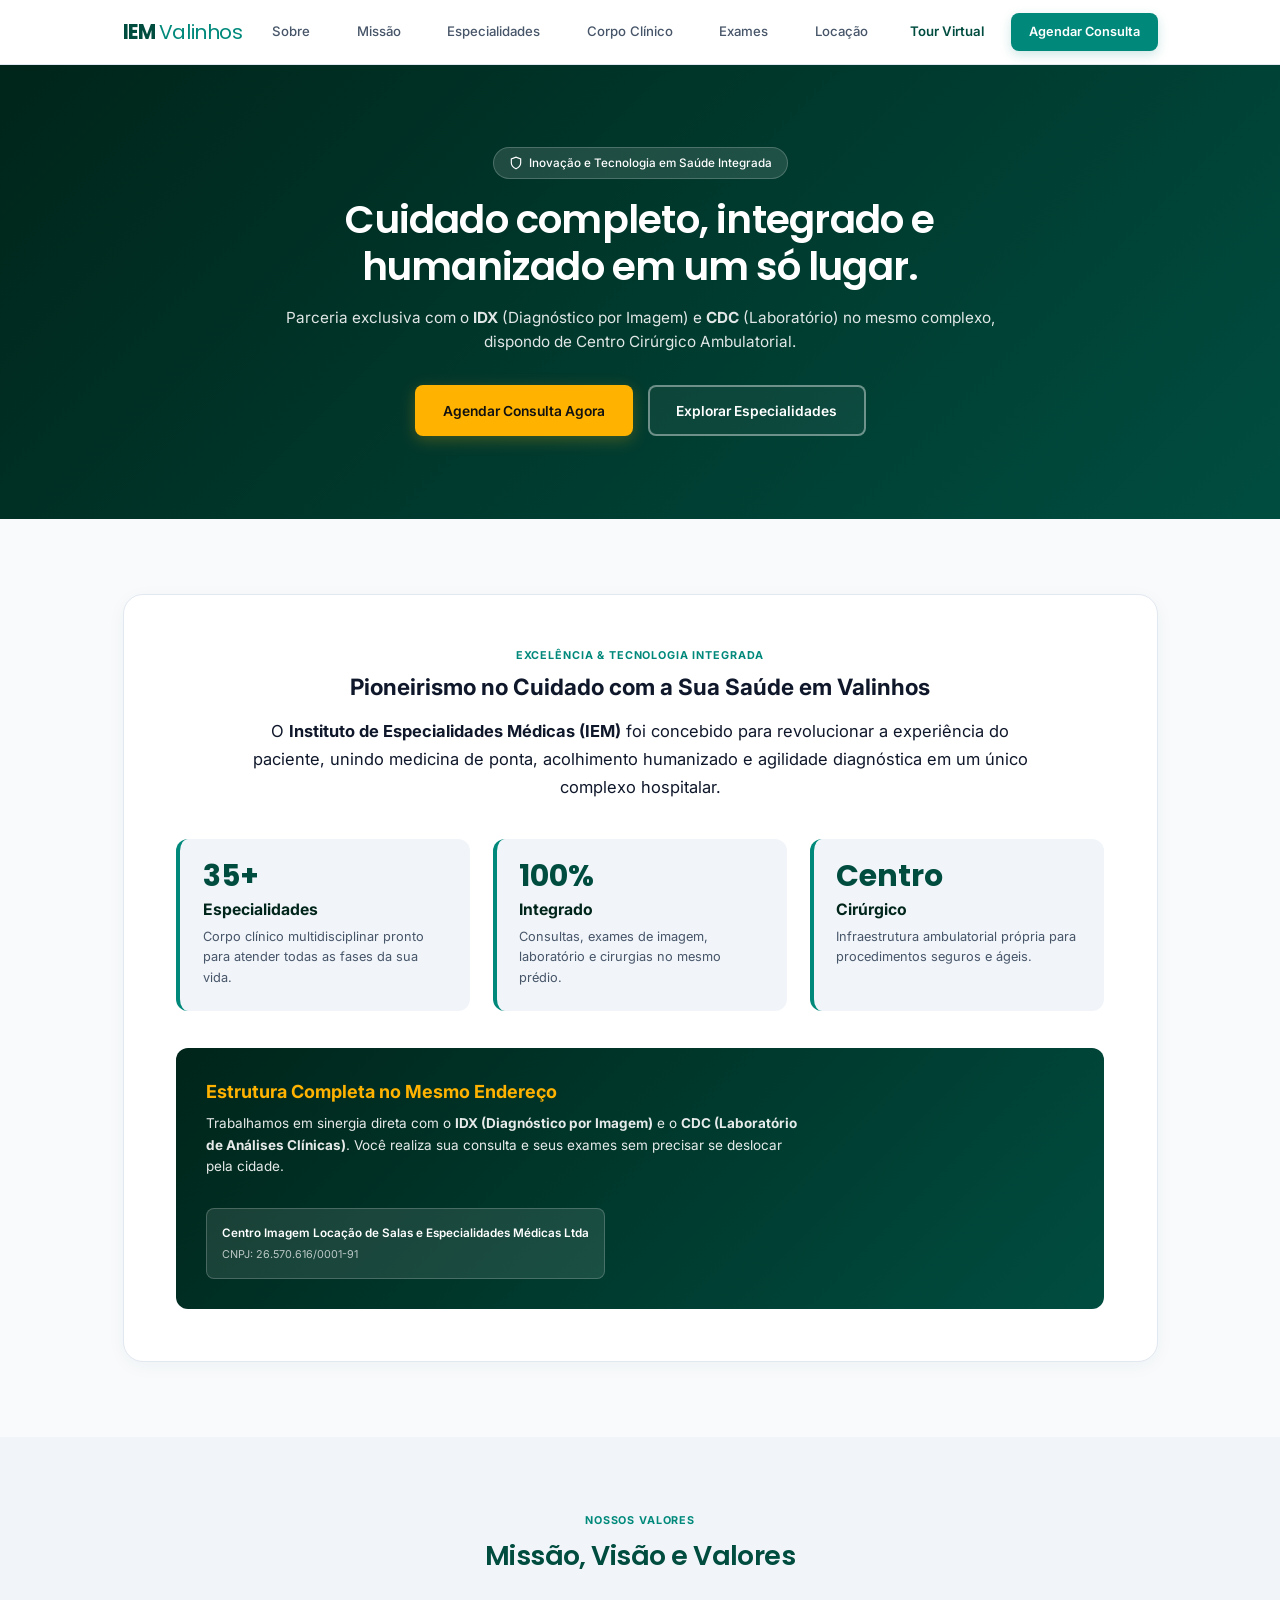
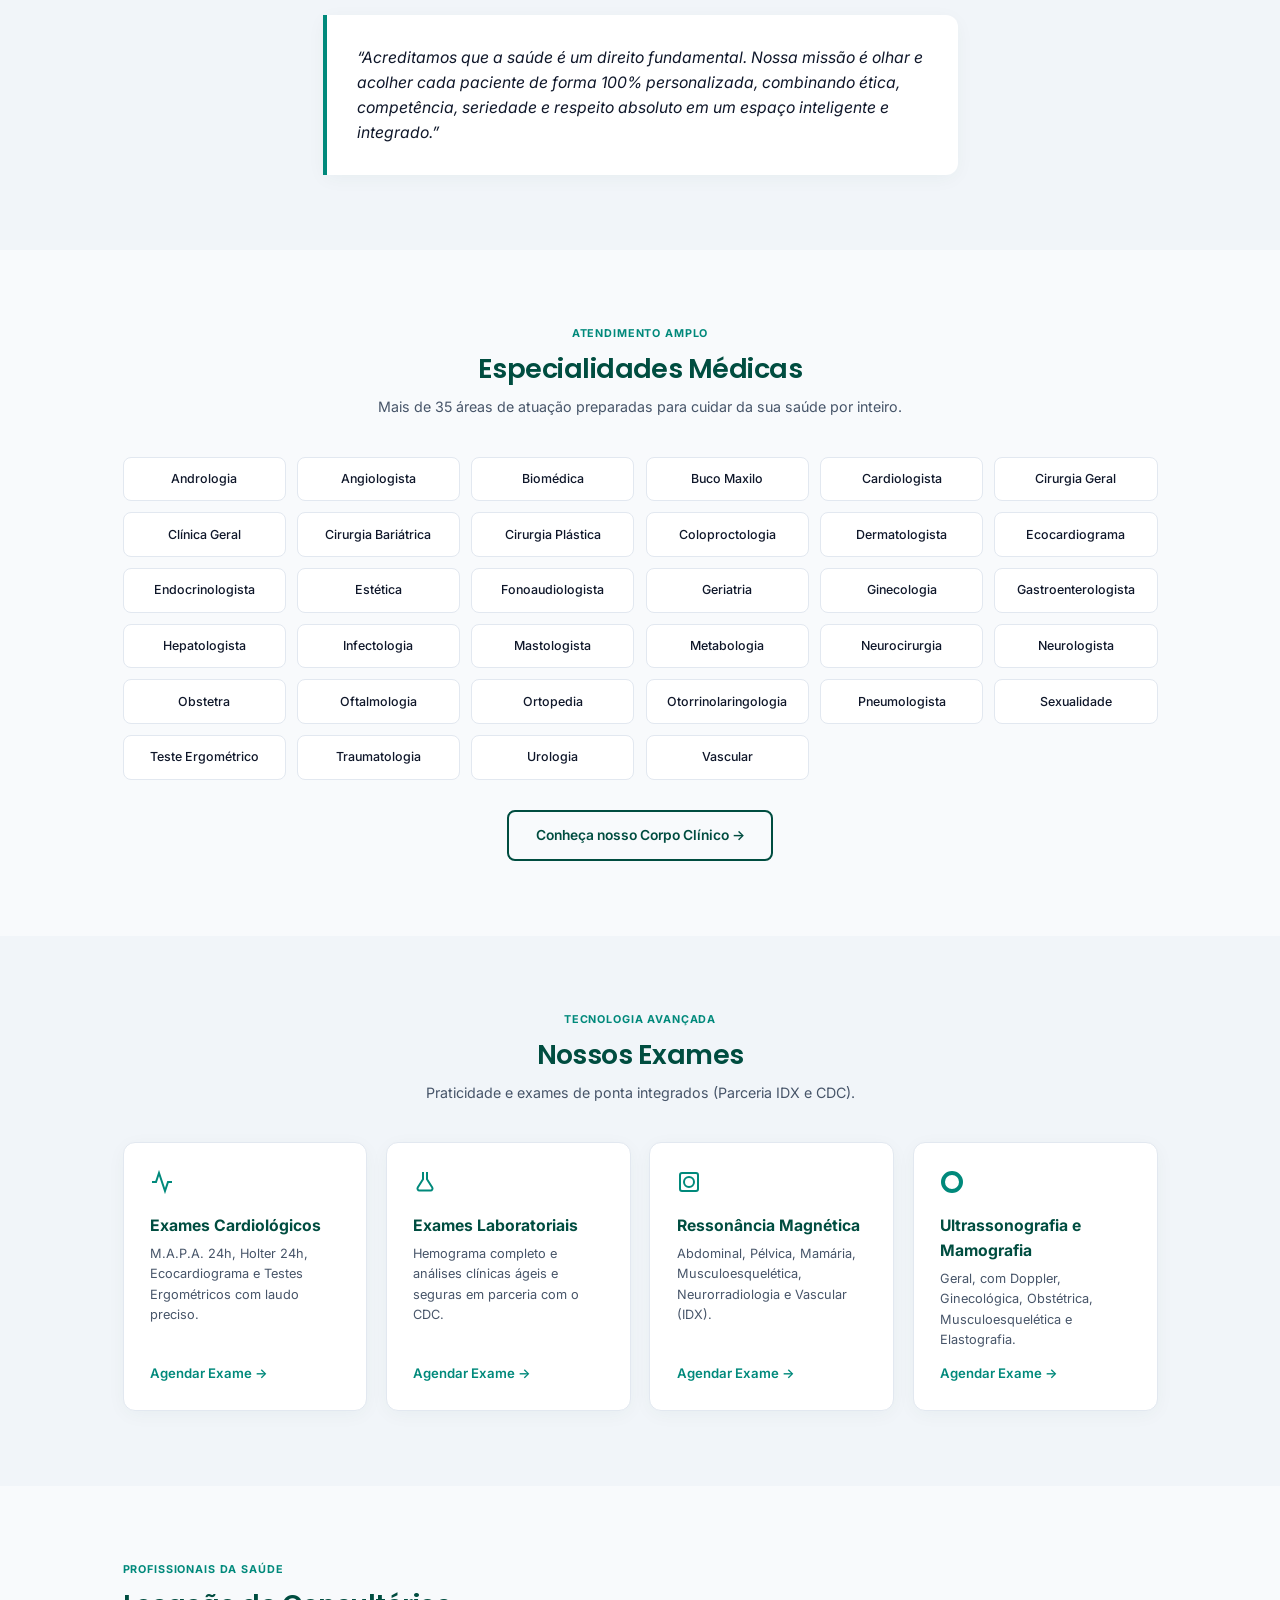
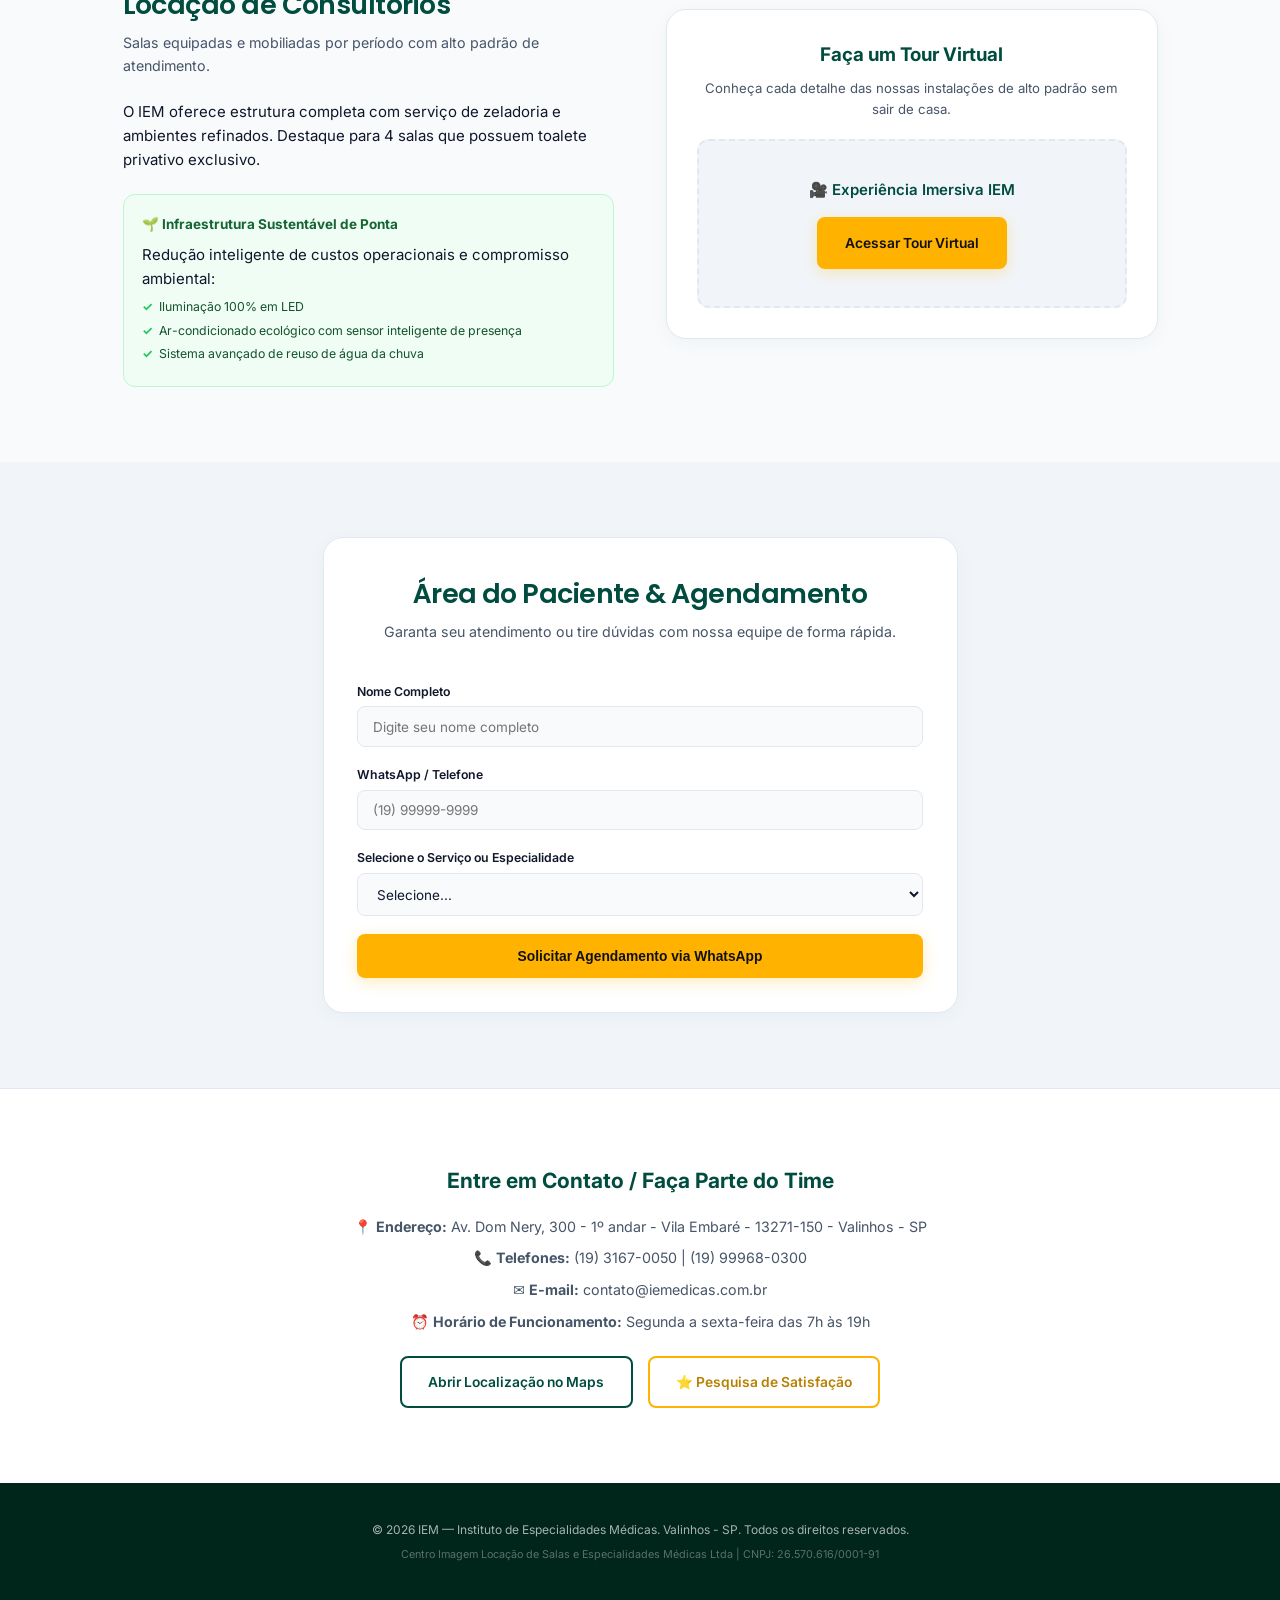
<file: index.html>
<!DOCTYPE html>
<html lang="pt-BR">
<head>
    <meta charset="UTF-8">
    <meta name="viewport" content="width=device-width, initial-scale=1.0">
    <title>IEM — Instituto de Especialidades Médicas | Valinhos</title>
    <link rel="preconnect" href="https://fonts.googleapis.com">
    <link rel="preconnect" href="https://fonts.gstatic.com" crossorigin>
    <link href="https://fonts.googleapis.com/css2?family=Inter:wght@400;500;600&family=Poppins:wght@500;600;700&display=swap" rel="stylesheet">
    <link rel="stylesheet" href="style.css">
</head>
<body>

    <!-- CABEÇALHO FIXO -->
    <header class="site-header">
        <div class="header-inner">
            <a href="#" class="logo">IEM <span>Valinhos</span></a>
            <nav class="nav-menu">
                <a href="#sobre">Sobre</a>
                <a href="#missao">Missão</a>
                <a href="#especialidades">Especialidades</a>
                <a href="medicos.html">Corpo Clínico</a>
                <a href="#exames">Exames</a>
                <a href="#locacao">Locação</a>
            </nav>
            <div class="header-actions">
                <a href="#tour" class="btn-text">Tour Virtual</a>
                <a href="#agendamento" class="btn-nav">Agendar Consulta</a>
            </div>
        </div>
    </header>

    <!-- HERO SECTION -->
    <section class="hero">
        <div class="hero-container">
            <span class="badge">
                <svg width="14" height="14" viewBox="0 0 24 24" fill="none" stroke="currentColor" stroke-width="2"><path d="M12 22s8-4 8-10V5l-8-3-8 3v7c0 6 8 10 8 10z"/></svg>
                Inovação e Tecnologia em Saúde Integrada
            </span>
            <h1>Cuidado completo, integrado e humanizado em um só lugar.</h1>
            <p>Parceria exclusiva com o <strong>IDX</strong> (Diagnóstico por Imagem) e <strong>CDC</strong> (Laboratório) no mesmo complexo, dispondo de Centro Cirúrgico Ambulatorial.</p>
            <div class="hero-buttons">
                <a href="#agendamento" class="btn btn-primary">Agendar Consulta Agora</a>
                <a href="#especialidades" class="btn btn-secondary">Explorar Especialidades</a>
            </div>
        </div>
    </section>

    <!-- SOBRE O INSTITUTO (Reestruturado para evitar colisão visual) -->
    <!-- SOBRE O INSTITUTO (NOVA ESTRUTURA IMPACTANTE) -->
    <section id="sobre" class="section">
        <div class="container">
            <div class="about-hero-box">
                <div class="about-main-text">
                    <span class="section-tag">Excelência & Tecnologia Integrada</span>
                    <h2>Pioneirismo no Cuidado com a Sua Saúde em Valinhos</h2>
                    <p class="lead-highlight">
                        O <strong>Instituto de Especialidades Médicas (IEM)</strong> foi concebido para revolucionar a experiência do paciente, unindo medicina de ponta, acolhimento humanizado e agilidade diagnóstica em um único complexo hospitalar.
                    </p>
                </div>

                <!-- Grid de Destaques Rápidos -->
                <div class="about-features-grid">
                    <div class="about-feature-card">
                        <span class="feature-number">35+</span>
                        <h4>Especialidades</h4>
                        <p>Corpo clínico multidisciplinar pronto para atender todas as fases da sua vida.</p>
                    </div>
                    <div class="about-feature-card">
                        <span class="feature-number">100%</span>
                        <h4>Integrado</h4>
                        <p>Consultas, exames de imagem, laboratório e cirurgias no mesmo prédio.</p>
                    </div>
                    <div class="about-feature-card">
                        <span class="feature-number">Centro</span>
                        <h4>Cirúrgico</h4>
                        <p>Infraestrutura ambulatorial própria para procedimentos seguros e ágeis.</p>
                    </div>
                </div>

                <!-- Banner da Parceria Exclusiva (IDX + CDC) -->
                <div class="about-synergy-banner">
                    <div class="synergy-info">
                        <h3>Estrutura Completa no Mesmo Endereço</h3>
                        <p>Trabalhamos em sinergia direta com o <strong>IDX (Diagnóstico por Imagem)</strong> e o <strong>CDC (Laboratório de Análises Clínicas)</strong>. Você realiza sua consulta e seus exames sem precisar se deslocar pela cidade.</p>
                    </div>
                    <div class="company-badge-clean">
                        <span>Centro Imagem Locação de Salas e Especialidades Médicas Ltda</span>
                        <small>CNPJ: 26.570.616/0001-91</small>
                    </div>
                </div>
            </div>
        </div>
    </section>
    <!-- MISSÃO, VISÃO E VALORES -->
    <section id="missao" class="section bg-subtle">
        <div class="container container-narrow">
            <div class="section-header">
                <span class="section-tag">Nossos Valores</span>
                <h2>Missão, Visão e Valores</h2>
            </div>
            <blockquote class="mission-statement">
                <p>“Acreditamos que a saúde é um direito fundamental. Nossa missão é olhar e acolher cada paciente de forma 100% personalizada, combinando ética, competência, seriedade e respeito absoluto em um espaço inteligente e integrado.”</p>
            </blockquote>
        </div>
    </section>

    <!-- ESPECIALIDADES MÉDICAS -->
    <section id="especialidades" class="section">
        <div class="container">
            <div class="section-header">
                <span class="section-tag">Atendimento Amplo</span>
                <h2>Especialidades Médicas</h2>
                <p class="subtitle">Mais de 35 áreas de atuação preparadas para cuidar da sua saúde por inteiro.</p>
            </div>
            
            <div class="grid-specialties">
                <div class="spec-item">Andrologia</div>
                <div class="spec-item">Angiologista</div>
                <div class="spec-item">Biomédica</div>
                <div class="spec-item">Buco Maxilo</div>
                <div class="spec-item">Cardiologista</div>
                <div class="spec-item">Cirurgia Geral</div>
                <div class="spec-item">Clínica Geral</div>
                <div class="spec-item">Cirurgia Bariátrica</div>
                <div class="spec-item">Cirurgia Plástica</div>
                <div class="spec-item">Coloproctologia</div>
                <div class="spec-item">Dermatologista</div>
                <div class="spec-item">Ecocardiograma</div>
                <div class="spec-item">Endocrinologista</div>
                <div class="spec-item">Estética</div>
                <div class="spec-item">Fonoaudiologista</div>
                <div class="spec-item">Geriatria</div>
                <div class="spec-item">Ginecologia</div>
                <div class="spec-item">Gastroenterologista</div>
                <div class="spec-item">Hepatologista</div>
                <div class="spec-item">Infectologia</div>
                <div class="spec-item">Mastologista</div>
                <div class="spec-item">Metabologia</div>
                <div class="spec-item">Neurocirurgia</div>
                <div class="spec-item">Neurologista</div>
                <div class="spec-item">Obstetra</div>
                <div class="spec-item">Oftalmologia</div>
                <div class="spec-item">Ortopedia</div>
                <div class="spec-item">Otorrinolaringologia</div>
                <div class="spec-item">Pneumologista</div>
                <div class="spec-item">Sexualidade</div>
                <div class="spec-item">Teste Ergométrico</div>
                <div class="spec-item">Traumatologia</div>
                <div class="spec-item">Urologia</div>
                <div class="spec-item">Vascular</div>
            </div>

            <div class="text-center mt-3">
                <a href="medicos.html" class="btn btn-secondary-dark">Conheça nosso Corpo Clínico &rarr;</a>
            </div>
        </div>
    </section>

    <!-- EXAMES INTEGRADOS (Com ícones SVG profissionais no lugar de emojis) -->
    <section id="exames" class="section bg-subtle">
        <div class="container">
            <div class="section-header">
                <span class="section-tag">Tecnologia Avançada</span>
                <h2>Nossos Exames</h2>
                <p class="subtitle">Praticidade e exames de ponta integrados (Parceria IDX e CDC).</p>
            </div>

            <div class="grid-exams">
                <article class="exam-card">
                    <div class="exam-icon">
                        <svg width="24" height="24" viewBox="0 0 24 24" fill="none" stroke="currentColor" stroke-width="2"><path d="M22 12h-4l-3 9L9 3l-3 9H2"/></svg>
                    </div>
                    <h3>Exames Cardiológicos</h3>
                    <p>M.A.P.A. 24h, Holter 24h, Ecocardiograma e Testes Ergométricos com laudo preciso.</p>
                    <a href="#agendamento" class="btn-link">Agendar Exame &rarr;</a>
                </article>

                <article class="exam-card">
                    <div class="exam-icon">
                        <svg width="24" height="24" viewBox="0 0 24 24" fill="none" stroke="currentColor" stroke-width="2"><path d="M10 2v7.31L4.75 17.5A2 2 0 0 0 6.44 20.5h11.12a2 2 0 0 0 1.69-3L14 9.31V2"/></svg>
                    </div>
                    <h3>Exames Laboratoriais</h3>
                    <p>Hemograma completo e análises clínicas ágeis e seguras em parceria com o CDC.</p>
                    <a href="#agendamento" class="btn-link">Agendar Exame &rarr;</a>
                </article>

                <article class="exam-card">
                    <div class="exam-icon">
                        <svg width="24" height="24" viewBox="0 0 24 24" fill="none" stroke="currentColor" stroke-width="2"><rect x="3" y="3" width="18" height="18" rx="2"/><circle cx="12" cy="12" r="5"/></svg>
                    </div>
                    <h3>Ressonância Magnética</h3>
                    <p>Abdominal, Pélvica, Mamária, Musculoesquelética, Neurorradiologia e Vascular (IDX).</p>
                    <a href="#agendamento" class="btn-link">Agendar Exame &rarr;</a>
                </article>

                <article class="exam-card">
                    <div class="exam-icon">
                        <svg width="24" height="24" viewBox="0 0 24 24" fill="none" stroke="currentColor" stroke-width="2"><path d="M12 2a10 10 0 1 0 10 10A10 10 0 0 0 12 2zm0 18a8 8 0 1 1 8-8 8 8 0 0 1-8 8z"/></svg>
                    </div>
                    <h3>Ultrassonografia e Mamografia</h3>
                    <p>Geral, com Doppler, Ginecológica, Obstétrica, Musculoesquelética e Elastografia.</p>
                    <a href="#agendamento" class="btn-link">Agendar Exame &rarr;</a>
                </article>
            </div>
        </div>
    </section>

    <!-- TOUR VIRTUAL & LOCAÇÃO DE SALAS -->
    <section id="locacao" class="section">
        <div class="container container-grid-2">
            <div>
                <div class="section-header align-left">
                    <span class="section-tag">Profissionais da Saúde</span>
                    <h2>Locação de Consultórios</h2>
                    <p class="subtitle">Salas equipadas e mobiliadas por período com alto padrão de atendimento.</p>
                </div>
                <p>O IEM oferece estrutura completa com serviço de zeladoria e ambientes refinados. Destaque para 4 salas que possuem toalete privativo exclusivo.</p>

                <div class="eco-box">
                    <h4>🌱 Infraestrutura Sustentável de Ponta</h4>
                    <p>Redução inteligente de custos operacionais e compromisso ambiental:</p>
                    <ul>
                        <li>Iluminação 100% em LED</li>
                        <li>Ar-condicionado ecológico com sensor inteligente de presença</li>
                        <li>Sistema avançado de reuso de água da chuva</li>
                    </ul>
                </div>
            </div>

            <div class="tour-card" id="tour">
                <h3>Faça um Tour Virtual</h3>
                <p>Conheça cada detalhe das nossas instalações de alto padrão sem sair de casa.</p>
                <div class="tour-preview-box">
                    <span>🎥 Experiência Imersiva IEM</span>
                    <a href="#locacao" class="btn btn-primary" style="margin-top: 1rem;">Acessar Tour Virtual</a>
                </div>
            </div>
        </div>
    </section>

    <!-- ÁREA DE AGENDAMENTO -->
    <section id="agendamento" class="section bg-subtle">
        <div class="container container-narrow">
            <div class="booking-wrapper">
                <div class="section-header">
                    <h2>Área do Paciente & Agendamento</h2>
                    <p class="subtitle">Garanta seu atendimento ou tire dúvidas com nossa equipe de forma rápida.</p>
                </div>

                <form id="form-agendamento" class="booking-form">
                    <div class="form-group">
                        <label for="nome">Nome Completo</label>
                        <input type="text" id="nome" placeholder="Digite seu nome completo" required>
                    </div>

                    <div class="form-group">
                        <label for="telefone">WhatsApp / Telefone</label>
                        <input type="tel" id="telefone" placeholder="(19) 99999-9999" required>
                    </div>

                    <div class="form-group">
                        <label for="exame">Selecione o Serviço ou Especialidade</label>
                        <select id="exame" required>
                            <option value="">Selecione...</option>
                            <option value="consulta">Consulta Médica Especializada</option>
                            <option value="mapa">Exame MAPA 24h</option>
                            <option value="holter">Exame Holter 24h</option>
                            <option value="outros">Outros Exames / Imagem / Laboratório</option>
                        </select>
                    </div>

                    <button type="submit" class="btn btn-primary btn-block">Solicitar Agendamento via WhatsApp</button>
                </form>
            </div>
        </div>
    </section>

    <!-- CONTATO E LOCALIZAÇÃO OFICIAL -->
    <section class="section contact-section">
        <div class="container">
            <div class="contact-info">
                <h3>Entre em Contato / Faça Parte do Time</h3>
                <p>📍 <strong>Endereço:</strong> Av. Dom Nery, 300 - 1º andar - Vila Embaré - 13271-150 - Valinhos - SP</p>
                <p>📞 <strong>Telefones:</strong> (19) 3167-0050 | (19) 99968-0300</p>
                <p>✉️ <strong>E-mail:</strong> contato@iemedicas.com.br</p>
                <p>⏰ <strong>Horário de Funcionamento:</strong> Segunda a sexta-feira das 7h às 19h</p>
                <div class="contact-buttons">
                    <a href="https://maps.google.com" target="_blank" rel="noopener" class="btn btn-secondary-dark">Abrir Localização no Maps</a>
                    <a href="#" target="_blank" rel="noopener" class="btn btn-outline-accent">⭐ Pesquisa de Satisfação</a>
                </div>
            </div>
        </div>
    </section>

    <!-- RODAPÉ -->
    <footer class="site-footer">
        <div class="container footer-content">
            <p>&copy; 2026 IEM — Instituto de Especialidades Médicas. Valinhos - SP. Todos os direitos reservados.</p>
            <p class="footer-legal">Centro Imagem Locação de Salas e Especialidades Médicas Ltda | CNPJ: 26.570.616/0001-91</p>
        </div>
    </footer>

</body>
</html>
</file>
<file: style.css>
/* ==========================================================================
   DESIGN SYSTEM - IEM VALINHOS (HARVARD / LUXURY HEALTHCARE INTERACTIVE)
   ========================================================================== */

:root {
    --clr-brand-dark: #00251a;
    --clr-brand-primary: #004d40;
    --clr-brand-accent: #00897b;
    --clr-accent: #ffb300;
    --clr-accent-hover: #ffa000;

    --clr-bg-main: #f8fafc;
    --clr-bg-subtle: #f1f5f9;
    --clr-surface: #ffffff;
    --clr-text-main: #0f172a;
    --clr-text-muted: #475569;
    --clr-border: #e2e8f0;

    --ff-heading: 'Poppins', system-ui, sans-serif;
    --ff-body: 'Inter', system-ui, sans-serif;

    --radius-sm: 8px;
    --radius-md: 12px;
    --radius-lg: 20px;
    
    --shadow-card: 0 4px 20px -2px rgba(0, 77, 64, 0.05);
    --shadow-hover: 0 14px 30px -4px rgba(0, 137, 123, 0.25);
    --shadow-accent-hover: 0 10px 25px -3px rgba(255, 179, 0, 0.4);
    
    /* Transição Fluida Suave */
    --transition: all 0.3s cubic-bezier(0.34, 1.56, 0.64, 1);
}

*, *::before, *::after {
    box-sizing: border-box;
    margin: 0;
    padding: 0;
}

html {
    scroll-behavior: smooth;
    font-size: 15px;
}

body {
    background-color: var(--clr-bg-main);
    color: var(--clr-text-main);
    font-family: var(--ff-body);
    line-height: 1.6;
    -webkit-font-smoothing: antialiased;
}

.container {
    max-width: 1080px;
    margin: 0 auto;
    padding: 0 1.5rem;
}

.container-narrow {
    max-width: 680px;
    margin: 0 auto;
    padding: 0 1.5rem;
}

.container-grid-2 {
    display: grid;
    grid-template-columns: 1fr 1fr;
    gap: 3.5rem;
    align-items: center;
}

.section {
    padding: 5rem 0;
}

.bg-subtle {
    background-color: var(--clr-bg-subtle);
}

.text-center {
    text-align: center;
}

.mt-3 {
    margin-top: 2rem;
}

/* ==========================================================================
   HEADER & INTERAÇÕES DE NAVEGAÇÃO
   ========================================================================== */
.site-header {
    position: sticky;
    top: 0;
    z-index: 1000;
    background: rgba(255, 255, 255, 0.94);
    backdrop-filter: blur(14px);
    border-bottom: 1px solid var(--clr-border);
}

.header-inner {
    max-width: 1080px;
    margin: 0 auto;
    padding: 0.85rem 1.5rem;
    display: flex;
    justify-content: space-between;
    align-items: center;
}

.logo {
    font-family: var(--ff-heading);
    font-size: 1.35rem;
    font-weight: 700;
    color: var(--clr-brand-primary);
    text-decoration: none;
    letter-spacing: -0.02em;
    transition: var(--transition);
}

.logo span {
    color: var(--clr-brand-accent);
    font-weight: 400;
}

.logo:hover {
    transform: scale(1.04);
}

.nav-menu {
    display: flex;
    gap: 1.5rem;
    align-items: center;
}

.nav-menu a {
    text-decoration: none;
    color: var(--clr-text-muted);
    font-size: 0.88rem;
    font-weight: 500;
    padding: 0.4rem 0.8rem;
    border-radius: var(--radius-sm);
    transition: var(--transition);
}

.nav-menu a:hover {
    color: var(--clr-brand-primary);
    background: rgba(0, 137, 123, 0.08);
    transform: translateY(-2px);
}

.header-actions {
    display: flex;
    align-items: center;
    gap: 1rem;
}

.btn-text {
    text-decoration: none;
    color: var(--clr-brand-primary);
    font-size: 0.88rem;
    font-weight: 600;
    padding: 0.4rem 0.8rem;
    border-radius: var(--radius-sm);
    transition: var(--transition);
}

.btn-text:hover {
    color: var(--clr-brand-accent);
    background: rgba(0, 137, 123, 0.08);
}

.btn-nav {
    background: var(--clr-brand-accent);
    color: #fff !important;
    padding: 0.6rem 1.2rem;
    border-radius: var(--radius-sm);
    font-size: 0.85rem;
    font-weight: 600;
    text-decoration: none;
    transition: var(--transition);
    box-shadow: 0 4px 12px rgba(0, 137, 123, 0.2);
}

.btn-nav:hover {
    background: var(--clr-brand-dark);
    color: var(--clr-accent) !important;
    transform: translateY(-3px) scale(1.03);
    box-shadow: var(--shadow-hover);
}

/* ==========================================================================
   HERO SECTION
   ========================================================================== */
.hero {
    background: linear-gradient(135deg, var(--clr-brand-dark) 0%, var(--clr-brand-primary) 100%);
    color: #fff;
    padding: 5.5rem 1.5rem;
    text-align: center;
}

.hero-container {
    max-width: 740px;
    margin: 0 auto;
}

.badge {
    display: inline-flex;
    align-items: center;
    gap: 0.4rem;
    background: rgba(255, 255, 255, 0.12);
    border: 1px solid rgba(255, 255, 255, 0.2);
    padding: 0.35rem 1rem;
    border-radius: 50px;
    font-size: 0.78rem;
    font-weight: 500;
    margin-bottom: 1.25rem;
}

.hero h1 {
    font-family: var(--ff-heading);
    font-size: clamp(2rem, 4vw, 2.6rem);
    font-weight: 600;
    line-height: 1.2;
    margin-bottom: 1rem;
    letter-spacing: -0.02em;
}

.hero p {
    font-size: 1.02rem;
    color: rgba(255, 255, 255, 0.88);
    margin-bottom: 2rem;
}

.hero-buttons {
    display: flex;
    justify-content: center;
    gap: 1rem;
    flex-wrap: wrap;
}

/* ==========================================================================
   SUPER INTERATIVE BUTTON SYSTEM (HOVERS AVANÇADOS)
   ========================================================================== */
.btn {
    display: inline-flex;
    align-items: center;
    justify-content: center;
    padding: 0.85rem 1.75rem;
    font-size: 0.92rem;
    font-weight: 600;
    border-radius: var(--radius-sm);
    text-decoration: none;
    transition: var(--transition);
    border: 2px solid transparent;
    cursor: pointer;
    position: relative;
    overflow: hidden;
}

.btn-primary {
    background: var(--clr-accent);
    color: #111;
    box-shadow: 0 4px 15px rgba(255, 179, 0, 0.25);
}

.btn-primary:hover {
    background: var(--clr-brand-dark);
    color: #ffffff;
    border-color: var(--clr-accent);
    transform: translateY(-4px) scale(1.03);
    box-shadow: var(--shadow-accent-hover);
}

.btn-secondary {
    background: rgba(255, 255, 255, 0.05);
    color: #fff;
    border: 2px solid rgba(255, 255, 255, 0.4);
}

.btn-secondary:hover {
    background: #ffffff;
    color: var(--clr-brand-dark);
    border-color: #ffffff;
    transform: translateY(-4px) scale(1.03);
    box-shadow: 0 10px 25px rgba(255, 255, 255, 0.25);
}

.btn-secondary-dark {
    background: transparent;
    color: var(--clr-brand-primary);
    border: 2px solid var(--clr-brand-primary);
}

.btn-secondary-dark:hover {
    background: var(--clr-brand-primary);
    color: #ffffff;
    transform: translateY(-3px) scale(1.02);
    box-shadow: var(--shadow-hover);
}

.btn-outline-accent {
    background: transparent;
    color: #b78103;
    border: 2px solid #ffb300;
}

.btn-outline-accent:hover {
    background: #ffb300;
    color: #111;
    transform: translateY(-3px) scale(1.02);
    box-shadow: var(--shadow-accent-hover);
}

.btn-block {
    width: 100%;
}

.btn-link {
    color: var(--clr-brand-accent);
    text-decoration: none;
    font-weight: 600;
    font-size: 0.88rem;
    display: inline-flex;
    align-items: center;
    gap: 0.3rem;
    margin-top: 0.8rem;
    transition: var(--transition);
}

.btn-link:hover {
    color: var(--clr-brand-dark);
    transform: translateX(5px);
}

/* ==========================================================================
   NOVA SEÇÃO QUEM SOMOS (CSS ESTRUTURADO)
   ========================================================================== */
.about-hero-box {
    background: var(--clr-surface);
    border: 1px solid var(--clr-border);
    border-radius: var(--radius-lg);
    padding: clamp(2rem, 5vw, 3.5rem);
    box-shadow: var(--shadow-card);
}

.about-main-text {
    max-width: 800px;
    margin: 0 auto 2.5rem auto;
    text-align: center;
}

.lead-highlight {
    font-size: 1.1rem;
    color: var(--clr-text-main);
    line-height: 1.7;
    margin-top: 0.8rem;
}

.about-features-grid {
    display: grid;
    grid-template-columns: repeat(auto-fit, minmax(220px, 1fr));
    gap: 1.5rem;
    margin-bottom: 2.5rem;
}

.about-feature-card {
    background: var(--clr-bg-subtle);
    border: 1fr solid var(--clr-border);
    border-left: 4px solid var(--clr-brand-accent);
    padding: 1.5rem;
    border-radius: var(--radius-md);
    transition: var(--transition);
}

.about-feature-card:hover {
    background: #ffffff;
    transform: translateY(-5px) scale(1.02);
    box-shadow: var(--shadow-hover);
    border-left-color: var(--clr-accent);
}

.feature-number {
    font-family: var(--ff-heading);
    font-size: 2rem;
    font-weight: 700;
    color: var(--clr-brand-primary);
    display: block;
    line-height: 1;
    margin-bottom: 0.4rem;
}

.about-feature-card h4 {
    font-size: 1.05rem;
    color: var(--clr-brand-dark);
    margin-bottom: 0.3rem;
}

.about-feature-card p {
    font-size: 0.85rem;
    color: var(--clr-text-muted);
}

.about-synergy-banner {
    background: linear-gradient(135deg, #00251a 0%, #004d40 100%);
    color: #ffffff;
    padding: 2rem;
    border-radius: var(--radius-md);
    display: flex;
    justify-content: space-between;
    align-items: center;
    gap: 2rem;
    flex-wrap: wrap;
}

.synergy-info {
    max-width: 600px;
}

.synergy-info h3 {
    font-size: 1.2rem;
    color: var(--clr-accent);
    margin-bottom: 0.4rem;
}

.synergy-info p {
    font-size: 0.9rem;
    color: rgba(255, 255, 255, 0.9);
}

.company-badge-clean {
    background: rgba(255, 255, 255, 0.1);
    border: 1px solid rgba(255, 255, 255, 0.2);
    padding: 1rem;
    border-radius: var(--radius-sm);
    display: flex;
    flex-direction: column;
    gap: 0.2rem;
}

.company-badge-clean span {
    font-size: 0.78rem;
    font-weight: 600;
}

.company-badge-clean small {
    font-size: 0.72rem;
    color: rgba(255, 255, 255, 0.7);
}

/* ==========================================================================
   SEÇÃO TITULOS & DEMAIS COMPONENTES
   ========================================================================== */
.section-header {
    text-align: center;
    margin-bottom: 2.5rem;
}

.section-header.align-left {
    text-align: left;
    margin-bottom: 1.5rem;
}

.section-tag {
    text-transform: uppercase;
    font-size: 0.72rem;
    font-weight: 700;
    letter-spacing: 0.08em;
    color: var(--clr-brand-accent);
    display: block;
    margin-bottom: 0.3rem;
}

.section-header h2 {
    font-family: var(--ff-heading);
    font-size: 1.8rem;
    color: var(--clr-brand-primary);
    font-weight: 600;
    letter-spacing: -0.02em;
}

.subtitle {
    color: var(--clr-text-muted);
    font-size: 0.95rem;
    margin-top: 0.4rem;
}

/* MISSÃO */
.mission-statement {
    background: var(--clr-surface);
    border-left: 4px solid var(--clr-brand-accent);
    padding: 2rem;
    border-radius: 0 var(--radius-md) var(--radius-md) 0;
    box-shadow: var(--shadow-card);
    transition: var(--transition);
}

.mission-statement:hover {
    transform: translateY(-3px);
    box-shadow: var(--shadow-hover);
}

.mission-statement p {
    font-size: 1.05rem;
    color: var(--clr-text-main);
    font-style: italic;
    line-height: 1.6;
}

/* ESPECIALIDADES CLICÁVEIS (HOVER ANIMADO) */
.grid-specialties {
    display: grid;
    grid-template-columns: repeat(auto-fill, minmax(145px, 1fr));
    gap: 0.75rem;
}

.spec-item {
    background: var(--clr-surface);
    border: 1px solid var(--clr-border);
    padding: 0.75rem 0.9rem;
    border-radius: var(--radius-sm);
    font-size: 0.83rem;
    font-weight: 500;
    color: var(--clr-text-main);
    text-align: center;
    transition: var(--transition);
    cursor: pointer;
    user-select: none;
}

.spec-item:hover {
    border-color: var(--clr-brand-accent);
    color: #ffffff;
    background: var(--clr-brand-accent);
    transform: translateY(-4px) scale(1.04);
    box-shadow: 0 8px 18px rgba(0, 137, 123, 0.25);
}

/* CARDS DE EXAMES (HOVER ANIMADO) */
.grid-exams {
    display: grid;
    grid-template-columns: repeat(auto-fit, minmax(220px, 1fr));
    gap: 1.25rem;
}

.exam-card {
    background: var(--clr-surface);
    border: 1px solid var(--clr-border);
    padding: 1.75rem;
    border-radius: var(--radius-md);
    box-shadow: var(--shadow-card);
    display: flex;
    flex-direction: column;
    transition: var(--transition);
}

.exam-card:hover {
    transform: translateY(-6px) scale(1.02);
    box-shadow: var(--shadow-hover);
    border-color: var(--clr-brand-accent);
}

.exam-icon {
    color: var(--clr-brand-accent);
    margin-bottom: 0.8rem;
    transition: var(--transition);
}

.exam-card:hover .exam-icon {
    transform: scale(1.15);
    color: var(--clr-accent);
}

.exam-card h3 {
    font-size: 1.05rem;
    color: var(--clr-brand-primary);
    margin-bottom: 0.4rem;
}

.exam-card p {
    font-size: 0.85rem;
    color: var(--clr-text-muted);
    flex-grow: 1;
}

/* TOUR VIRTUAL & LOCAÇÃO */
.eco-box {
    background: #f0fdf4;
    border: 1px solid #bbf7d0;
    padding: 1.25rem;
    border-radius: var(--radius-md);
    margin-top: 1.5rem;
}

.eco-box h4 {
    color: #166534;
    font-size: 0.9rem;
    margin-bottom: 0.5rem;
}

.eco-box ul {
    list-style: none;
    margin-top: 0.4rem;
}

.eco-box li {
    font-size: 0.82rem;
    color: #14532d;
    position: relative;
    padding-left: 1.1rem;
    margin-bottom: 0.25rem;
}

.eco-box li::before {
    content: "✓";
    position: absolute;
    left: 0;
    color: #22c55e;
    font-weight: bold;
}

.tour-card {
    background: var(--clr-surface);
    border: 1px solid var(--clr-border);
    padding: 2rem;
    border-radius: var(--radius-lg);
    box-shadow: var(--shadow-card);
    text-align: center;
    transition: var(--transition);
}

.tour-card:hover {
    transform: translateY(-4px);
    box-shadow: var(--shadow-hover);
}

.tour-card h3 {
    color: var(--clr-brand-primary);
    font-size: 1.25rem;
    margin-bottom: 0.5rem;
}

.tour-card p {
    font-size: 0.88rem;
    color: var(--clr-text-muted);
}

.tour-preview-box {
    background: var(--clr-bg-subtle);
    border: 2px dashed var(--clr-border);
    padding: 2.5rem 1rem;
    border-radius: var(--radius-md);
    margin-top: 1.25rem;
    font-weight: 600;
    color: var(--clr-brand-primary);
}

/* AGENDAMENTO */
.booking-wrapper {
    background: var(--clr-surface);
    border: 1px solid var(--clr-border);
    padding: 2.25rem;
    border-radius: var(--radius-lg);
    box-shadow: var(--shadow-card);
}

.booking-form .form-group {
    margin-bottom: 1.2rem;
}

.booking-form label {
    display: block;
    font-size: 0.82rem;
    font-weight: 600;
    color: var(--clr-text-main);
    margin-bottom: 0.35rem;
}

.booking-form input,
.booking-form select {
    width: 100%;
    padding: 0.75rem 1rem;
    border: 1px solid var(--clr-border);
    border-radius: var(--radius-sm);
    font-family: var(--ff-body);
    font-size: 0.9rem;
    color: var(--clr-text-main);
    background: var(--clr-bg-main);
    transition: var(--transition);
}

.booking-form input:focus,
.booking-form select:focus {
    outline: none;
    border-color: var(--clr-brand-accent);
    background: #ffffff;
    box-shadow: 0 0 0 4px rgba(0, 137, 123, 0.15);
}

/* CONTATO */
.contact-section {
    background: var(--clr-surface);
    border-top: 1px solid var(--clr-border);
}

.contact-info {
    max-width: 800px;
    margin: 0 auto;
    text-align: center;
}

.contact-info h3 {
    color: var(--clr-brand-primary);
    font-size: 1.4rem;
    margin-bottom: 1.2rem;
}

.contact-info p {
    font-size: 0.95rem;
    color: var(--clr-text-muted);
    margin-bottom: 0.6rem;
}

.contact-buttons {
    display: flex;
    justify-content: center;
    gap: 1rem;
    margin-top: 1.5rem;
    flex-wrap: wrap;
}

/* FOOTER */
.site-footer {
    background: var(--clr-brand-dark);
    color: rgba(255, 255, 255, 0.65);
    padding: 2.5rem 0;
    font-size: 0.8rem;
}

.footer-content {
    display: flex;
    flex-direction: column;
    align-items: center;
    gap: 0.4rem;
    text-align: center;
}

.footer-legal {
    font-size: 0.72rem;
    color: rgba(255, 255, 255, 0.35);
}

/* RESPONSIVO */
@media (max-width: 768px) {
    .container-grid-2 {
        grid-template-columns: 1fr;
        gap: 2.5rem;
    }

    .nav-menu {
        display: none;
    }

    .hero-buttons {
        flex-direction: column;
    }

    .about-synergy-banner {
        flex-direction: column;
        text-align: center;
    }

    .grid-specialties {
        grid-template-columns: repeat(auto-fill, minmax(115px, 1fr));
    }
}


/* ==========================================================================
   ESTILOS ESPECÍFICOS DO CORPO CLÍNICO & DOCTORS GRID
   ========================================================================== */

.doctors-page-section {
    min-height: 75vh;
}

.doctors-grid {
    display: grid;
    grid-template-columns: repeat(auto-fill, minmax(260px, 1fr));
    gap: 1.75rem;
    margin-top: 2rem;
}

.doctor-card {
    background: var(--clr-surface);
    border: 1px solid var(--clr-border);
    padding: 2rem 1.5rem;
    border-radius: var(--radius-md);
    text-align: center;
    box-shadow: var(--shadow-card);
    transition: var(--transition);
    display: flex;
    flex-direction: column;
    align-items: center;
    position: relative;
    overflow: hidden;
}

/* Efeito Hover interativo e animado nos cards de médicos */
.doctor-card:hover {
    transform: translateY(-8px) scale(1.02);
    box-shadow: var(--shadow-hover);
    border-color: var(--clr-brand-accent);
    background: #ffffff;
}

.doctor-card img {
    width: 100px;
    height: 100px;
    border-radius: 50%;
    object-fit: cover;
    margin-bottom: 1.25rem;
    border: 3px solid var(--clr-bg-subtle);
    transition: var(--transition);
}

.doctor-card:hover img {
    border-color: var(--clr-brand-accent);
    transform: scale(1.05);
}

.doctor-card h3 {
    font-family: var(--ff-heading);
    font-size: 1.1rem;
    color: var(--clr-brand-primary);
    margin-bottom: 0.4rem;
    transition: var(--transition);
}

.doctor-card:hover h3 {
    color: var(--clr-brand-dark);
}

.spec-tag {
    display: inline-block;
    background: rgba(0, 137, 123, 0.1);
    color: var(--clr-brand-accent);
    padding: 0.3rem 0.8rem;
    border-radius: 50px;
    font-size: 0.78rem;
    font-weight: 600;
    margin-bottom: 0.8rem;
    transition: var(--transition);
}

.doctor-card:hover .spec-tag {
    background: var(--clr-brand-accent);
    color: #ffffff;
}

.convenio {
    font-size: 0.82rem;
    color: var(--clr-text-muted);
    line-height: 1.4;
}

.doctor-loading-state {
    grid-column: 1 / -1;
    text-align: center;
    padding: 3rem;
    color: var(--clr-text-muted);
    font-style: italic;
}

.error-msg {
    grid-column: 1 / -1;
    text-align: center;
    color: #dc2626;
    background: #fef2f2;
    border: 1px solid #fecaca;
    padding: 1.5rem;
    border-radius: var(--radius-sm);
}

/* Link de voltar estilizado no header */
.back-link {
    display: inline-flex;
    align-items: center;
    gap: 0.5rem;
    text-decoration: none;
    color: var(--clr-text-muted);
    font-weight: 500;
    font-size: 0.88rem;
    transition: var(--transition);
}

.back-link:hover {
    color: var(--clr-brand-accent);
    transform: translateX(-3px);
}
</file>
